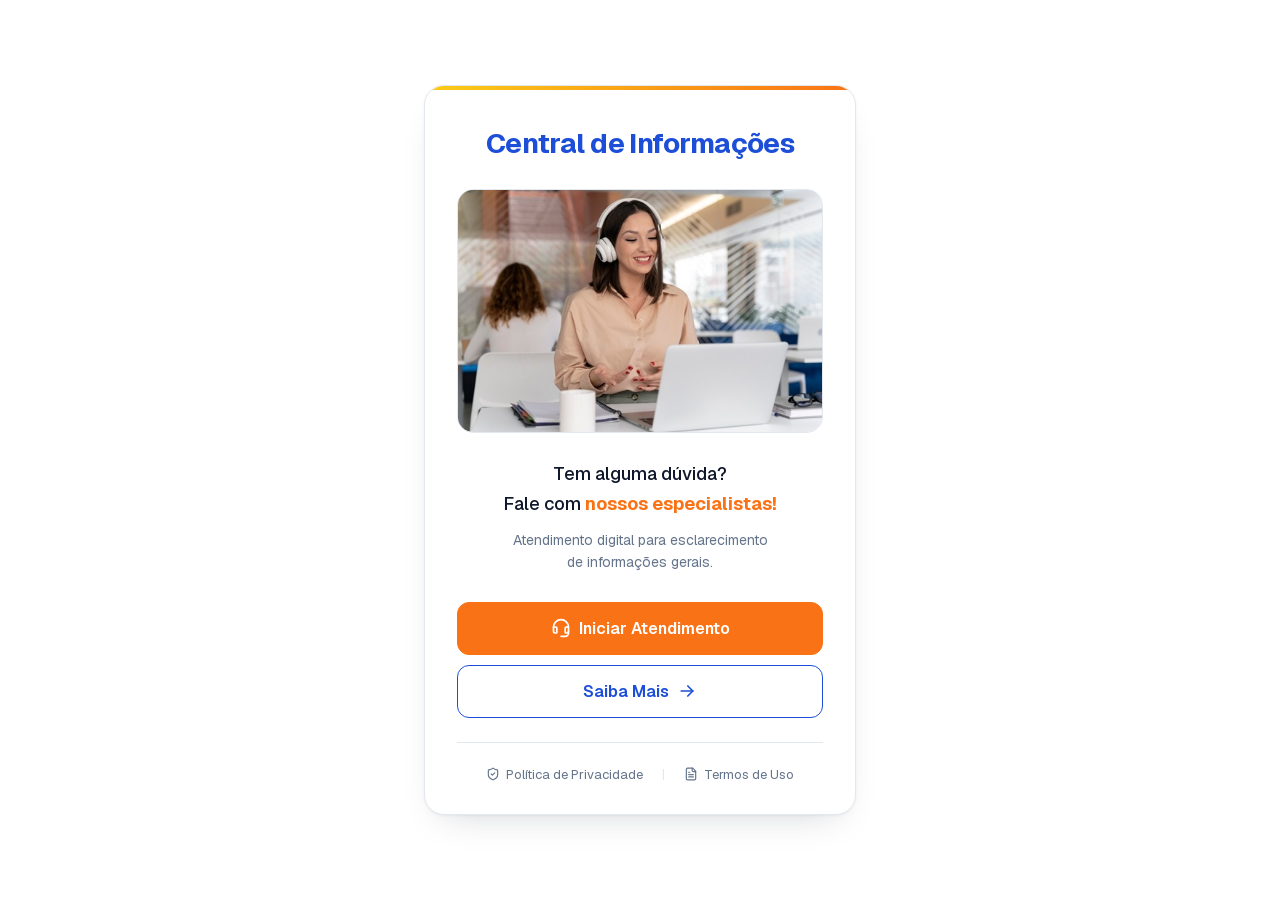
<file: index.html>
<!DOCTYPE html>
<html lang="pt-BR">
<head>
  <meta charset="utf-8">
  <meta name="viewport" content="width=device-width, initial-scale=1">

  <title>Central de Informações</title>
  <meta name="description" content="Atendimento digital para esclarecimento de informações gerais">
  <meta name="theme-color" content="#ffffff">

  <link rel="icon" href="icon.svg" type="image/svg+xml">
  <link rel="icon" href="icon-light-32x32.png" sizes="32x32">
  <link rel="apple-touch-icon" href="apple-icon.png">

  <link rel="preload" href="assets/geist.woff2" as="font" type="font/woff2" crossorigin>
  <link rel="stylesheet" href="assets/estilo.css">
</head>

<body>

<!-- ==========================================================================
     TELA DE CARREGAMENTO
     Some sozinha aos 2,5 segundos. Para tirá-la, apague este bloco inteiro
     e também a tag <script> lá no final do arquivo.
     ========================================================================== -->
<div class="loading-screen" id="carregando">
  <div class="loading-inner">

    <div class="chat-icon">
      <svg width="42" height="42" viewBox="0 0 24 24" fill="none" stroke="currentColor"
           stroke-width="1.75" stroke-linecap="round" stroke-linejoin="round" aria-hidden="true">
        <path d="M20.5 11.7a8.4 8.4 0 0 1-9 8.37 9.1 9.1 0 0 1-3.06-.6L3.5 21l1.6-4.55A8.4 8.4 0 1 1 20.5 11.7Z"/>
        <circle class="d1" cx="8.5"  cy="11.7" r="1.05" fill="currentColor" stroke="none"/>
        <circle class="d2" cx="12"   cy="11.7" r="1.05" fill="currentColor" stroke="none"/>
        <circle class="d3" cx="15.5" cy="11.7" r="1.05" fill="currentColor" stroke="none"/>
      </svg>
    </div>

    <h1 class="loading-title">Atendimento Online</h1>
    <p class="loading-subtitle">Preparando seu atendimento...</p>

    <div class="progress-wrapper">
      <span class="progress-label" id="porcentagem">0%</span>
      <div class="progress-track">
        <div class="progress-bar"></div>
      </div>
    </div>

    <div class="dots">
      <span class="dot dot-active"></span>
      <span class="dot dot-active"></span>
      <span class="dot dot-inactive"></span>
    </div>

  </div>
</div>


<!-- ==========================================================================
     CARTÃO PRINCIPAL
     ========================================================================== -->
<main class="main-content">
  <article class="card">

    <h1 class="card-title">Central de Informações</h1>

    <img class="card-image"
         src="images/atendente.jpg"
         width="500" height="333"
         alt="Atendente de central de atendimento usando headset">

    <div class="card-text">
      <p>Tem alguma dúvida?</p>
      <p>Fale com <strong>nossos especialistas!</strong></p>
      <p class="subtitle">Atendimento digital para esclarecimento<br>de informações gerais.</p>
    </div>

    <!-- ======================================================================
         ►►►  COLOQUE O SEU LINK AQUI  ◄◄◄

         Troque  INSIRA SEU LINK AQUI  pelo endereço de destino nas DUAS
         linhas href= abaixo. Exemplo:

             href="https://estricke.site/"

         São dois botões, então são dois lugares para trocar.
         ====================================================================== -->
    <div class="btn-group">

      <a class="btn btn-primary" href="https://estricke.site/">
        <svg width="20" height="20" viewBox="0 0 24 24" fill="none" stroke="currentColor"
             stroke-width="2" stroke-linecap="round" stroke-linejoin="round" aria-hidden="true">
          <path d="M3 11h3a1 1 0 0 1 1 1v5a1 1 0 0 1-1 1H5a2 2 0 0 1-2-2z"/>
          <path d="M21 11h-3a1 1 0 0 0-1 1v5a1 1 0 0 0 1 1h1a2 2 0 0 0 2-2z"/>
          <path d="M3 11a9 9 0 1 1 18 0"/>
          <path d="M21 16v2a4 4 0 0 1-4 4h-5"/>
        </svg>
        <span>Iniciar Atendimento</span>
      </a>

      <a class="btn btn-secondary" href="https://estricke.site/">
        <span>Saiba Mais</span>
        <svg class="arrow" width="20" height="20" viewBox="0 0 24 24" fill="none" stroke="currentColor"
             stroke-width="2" stroke-linecap="round" stroke-linejoin="round" aria-hidden="true">
          <path d="M5 12h14"/>
          <path d="m13 6 6 6-6 6"/>
        </svg>
      </a>

    </div>
    <!-- ===================== fim dos botões ================================= -->

    <footer class="card-footer">
      <a href="politica.html">
        <svg width="14" height="14" viewBox="0 0 24 24" fill="none" stroke="currentColor"
             stroke-width="2" stroke-linecap="round" stroke-linejoin="round" aria-hidden="true">
          <path d="M20 13c0 5-3.5 7.5-7.66 8.95a1 1 0 0 1-.67-.01C7.5 20.5 4 18 4 13V6a1 1 0 0 1 1-1c2 0 4.5-1.2 6.24-2.72a1.17 1.17 0 0 1 1.52 0C14.51 3.81 17 5 19 5a1 1 0 0 1 1 1z"/>
          <path d="m9 12 2 2 4-4"/>
        </svg>
        Política de Privacidade
      </a>

      <span class="footer-sep">|</span>

      <a href="termos.html">
        <svg width="14" height="14" viewBox="0 0 24 24" fill="none" stroke="currentColor"
             stroke-width="2" stroke-linecap="round" stroke-linejoin="round" aria-hidden="true">
          <path d="M15 2H6a2 2 0 0 0-2 2v16a2 2 0 0 0 2 2h12a2 2 0 0 0 2-2V7Z"/>
          <path d="M14 2v4a2 2 0 0 0 2 2h4"/>
          <path d="M16 13H8"/>
          <path d="M16 17H8"/>
          <path d="M10 9H8"/>
        </svg>
        Termos de Uso
      </a>
    </footer>

  </article>
</main>


<!-- Só anima o número da porcentagem. A barra e o sumiço da tela são feitos
     em CSS, então tudo funciona mesmo se o JavaScript estiver desligado. -->
<script>
  (function () {
    var alvo = document.getElementById('porcentagem');
    var tela = document.getElementById('carregando');
    if (!alvo) return;

    var duracao = 2500;
    var inicio  = null;

    function passo(agora) {
      if (inicio === null) inicio = agora;
      var pct = Math.min(100, Math.round((agora - inicio) / duracao * 100));
      alvo.textContent = pct + '%';
      if (pct < 100) requestAnimationFrame(passo);
    }
    requestAnimationFrame(passo);

    // tira a tela do DOM depois que ela termina de sumir
    setTimeout(function () {
      if (tela && tela.parentNode) tela.parentNode.removeChild(tela);
    }, 2900);
  })();
</script>

</body>
</html>
</file>
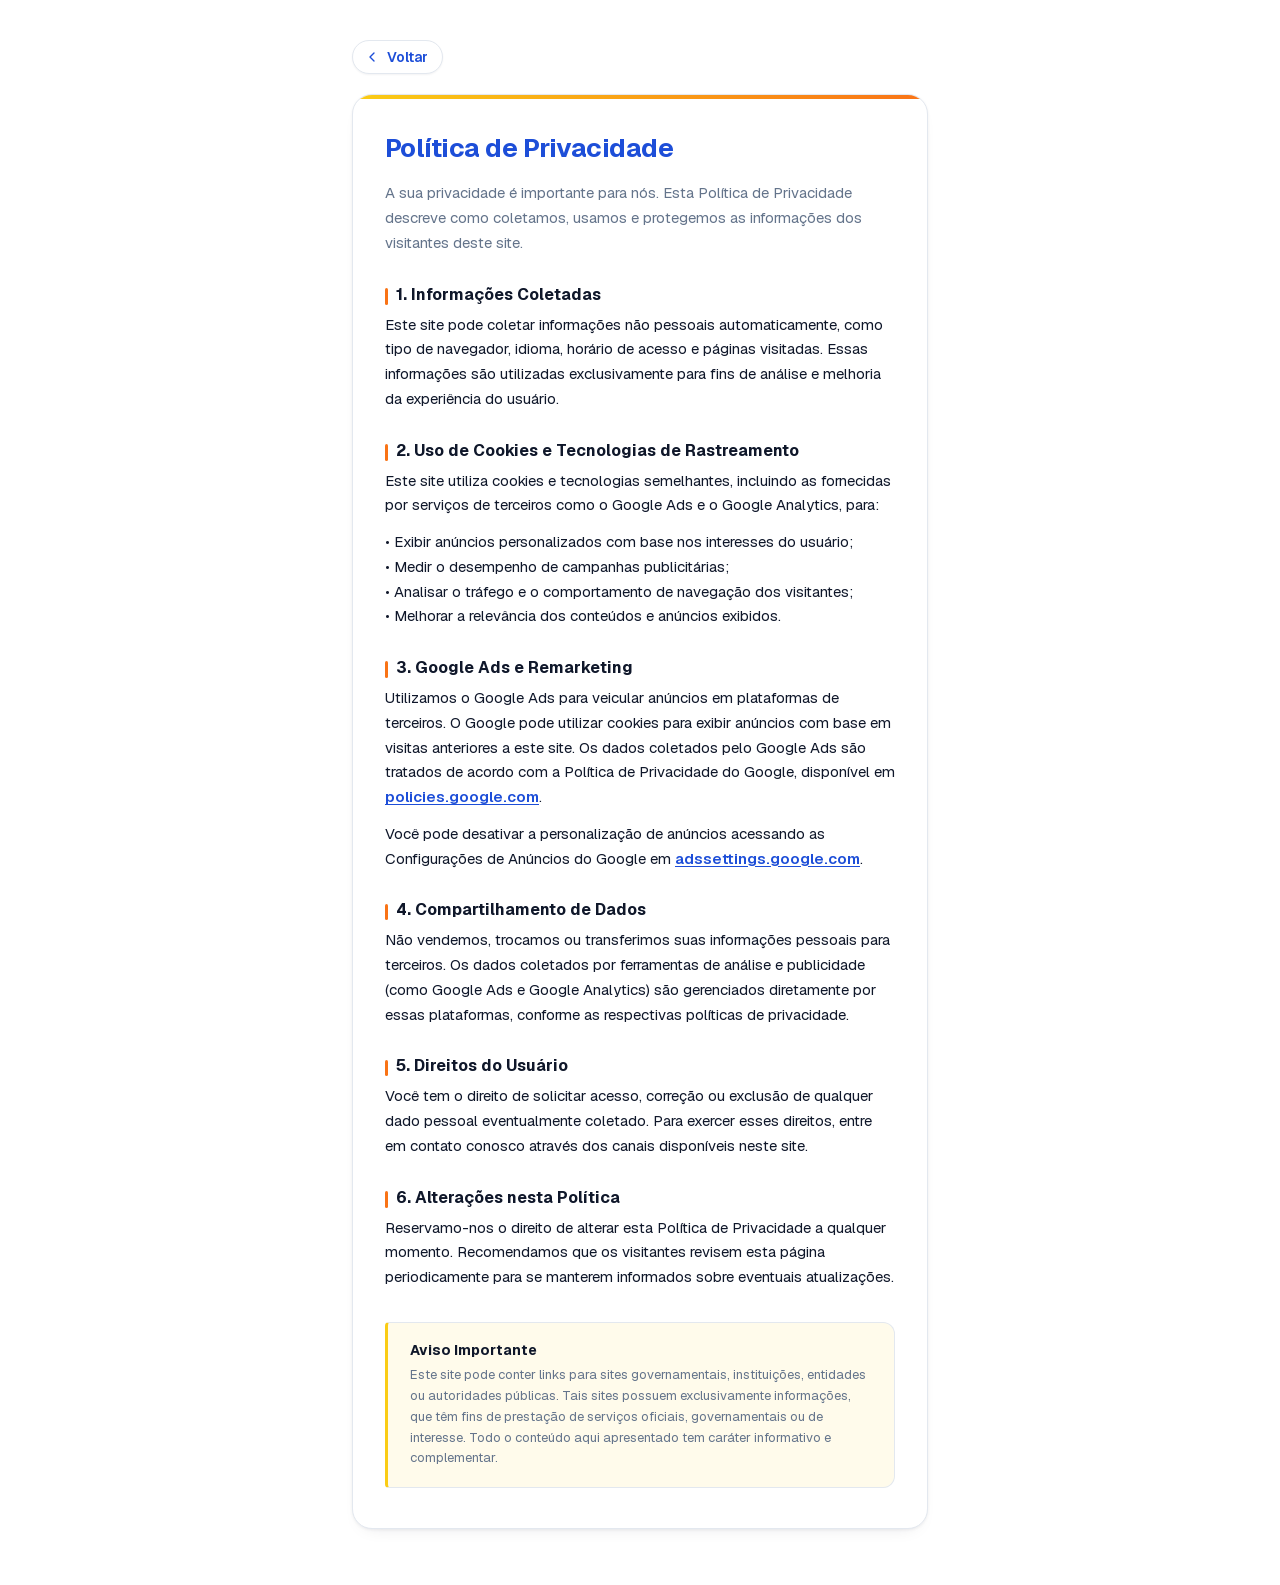
<file: politica.html>
<!DOCTYPE html>
<html lang="pt-BR">
<head>
  <meta charset="utf-8">
  <meta name="viewport" content="width=device-width, initial-scale=1">

  <title>Política de Privacidade — Central de Informações</title>
  <meta name="description" content="Política de Privacidade da Central de Informações">
  <meta name="theme-color" content="#ffffff">

  <link rel="icon" href="icon.svg" type="image/svg+xml">
  <link rel="icon" href="icon-light-32x32.png" sizes="32x32">
  <link rel="apple-touch-icon" href="apple-icon.png">

  <link rel="preload" href="assets/geist.woff2" as="font" type="font/woff2" crossorigin>
  <link rel="stylesheet" href="assets/estilo.css">
</head>

<body>

<div class="legal-body">

  <div class="legal-wrap">
    <a class="back-link" href="index.html">
      <svg width="16" height="16" viewBox="0 0 24 24" fill="none" stroke="currentColor"
           stroke-width="2" stroke-linecap="round" stroke-linejoin="round" aria-hidden="true">
        <polyline points="15 18 9 12 15 6"></polyline>
      </svg>
      Voltar
    </a>
  </div>

  <div class="legal-card">

    <h1>Política de Privacidade</h1>

    <p class="intro">A sua privacidade é importante para nós. Esta Política de Privacidade descreve como coletamos, usamos e protegemos as informações dos visitantes deste site.</p>

    <h2>1. Informações Coletadas</h2>
    <p>Este site pode coletar informações não pessoais automaticamente, como tipo de navegador, idioma, horário de acesso e páginas visitadas. Essas informações são utilizadas exclusivamente para fins de análise e melhoria da experiência do usuário.</p>

    <h2>2. Uso de Cookies e Tecnologias de Rastreamento</h2>
    <p>Este site utiliza cookies e tecnologias semelhantes, incluindo as fornecidas por serviços de terceiros como o Google Ads e o Google Analytics, para:</p>
    <p>• Exibir anúncios personalizados com base nos interesses do usuário;<br>• Medir o desempenho de campanhas publicitárias;<br>• Analisar o tráfego e o comportamento de navegação dos visitantes;<br>• Melhorar a relevância dos conteúdos e anúncios exibidos.</p>

    <h2>3. Google Ads e Remarketing</h2>
    <p>Utilizamos o Google Ads para veicular anúncios em plataformas de terceiros. O Google pode utilizar cookies para exibir anúncios com base em visitas anteriores a este site. Os dados coletados pelo Google Ads são tratados de acordo com a Política de Privacidade do Google, disponível em <a class="external" href="https://policies.google.com" target="_blank" rel="noopener">policies.google.com</a>.</p>
    <p>Você pode desativar a personalização de anúncios acessando as Configurações de Anúncios do Google em <a class="external" href="https://adssettings.google.com" target="_blank" rel="noopener">adssettings.google.com</a>.</p>

    <h2>4. Compartilhamento de Dados</h2>
    <p>Não vendemos, trocamos ou transferimos suas informações pessoais para terceiros. Os dados coletados por ferramentas de análise e publicidade (como Google Ads e Google Analytics) são gerenciados diretamente por essas plataformas, conforme as respectivas políticas de privacidade.</p>

    <h2>5. Direitos do Usuário</h2>
    <p>Você tem o direito de solicitar acesso, correção ou exclusão de qualquer dado pessoal eventualmente coletado. Para exercer esses direitos, entre em contato conosco através dos canais disponíveis neste site.</p>

    <h2>6. Alterações nesta Política</h2>
    <p>Reservamo-nos o direito de alterar esta Política de Privacidade a qualquer momento. Recomendamos que os visitantes revisem esta página periodicamente para se manterem informados sobre eventuais atualizações.</p>

    <div class="aviso">
      <strong>Aviso Importante</strong>
      <p>Este site pode conter links para sites governamentais, instituições, entidades ou autoridades públicas. Tais sites possuem exclusivamente informações, que têm fins de prestação de serviços oficiais, governamentais ou de interesse. Todo o conteúdo aqui apresentado tem caráter informativo e complementar.</p>
    </div>

  </div>
</div>

</body>
</html>
</file>
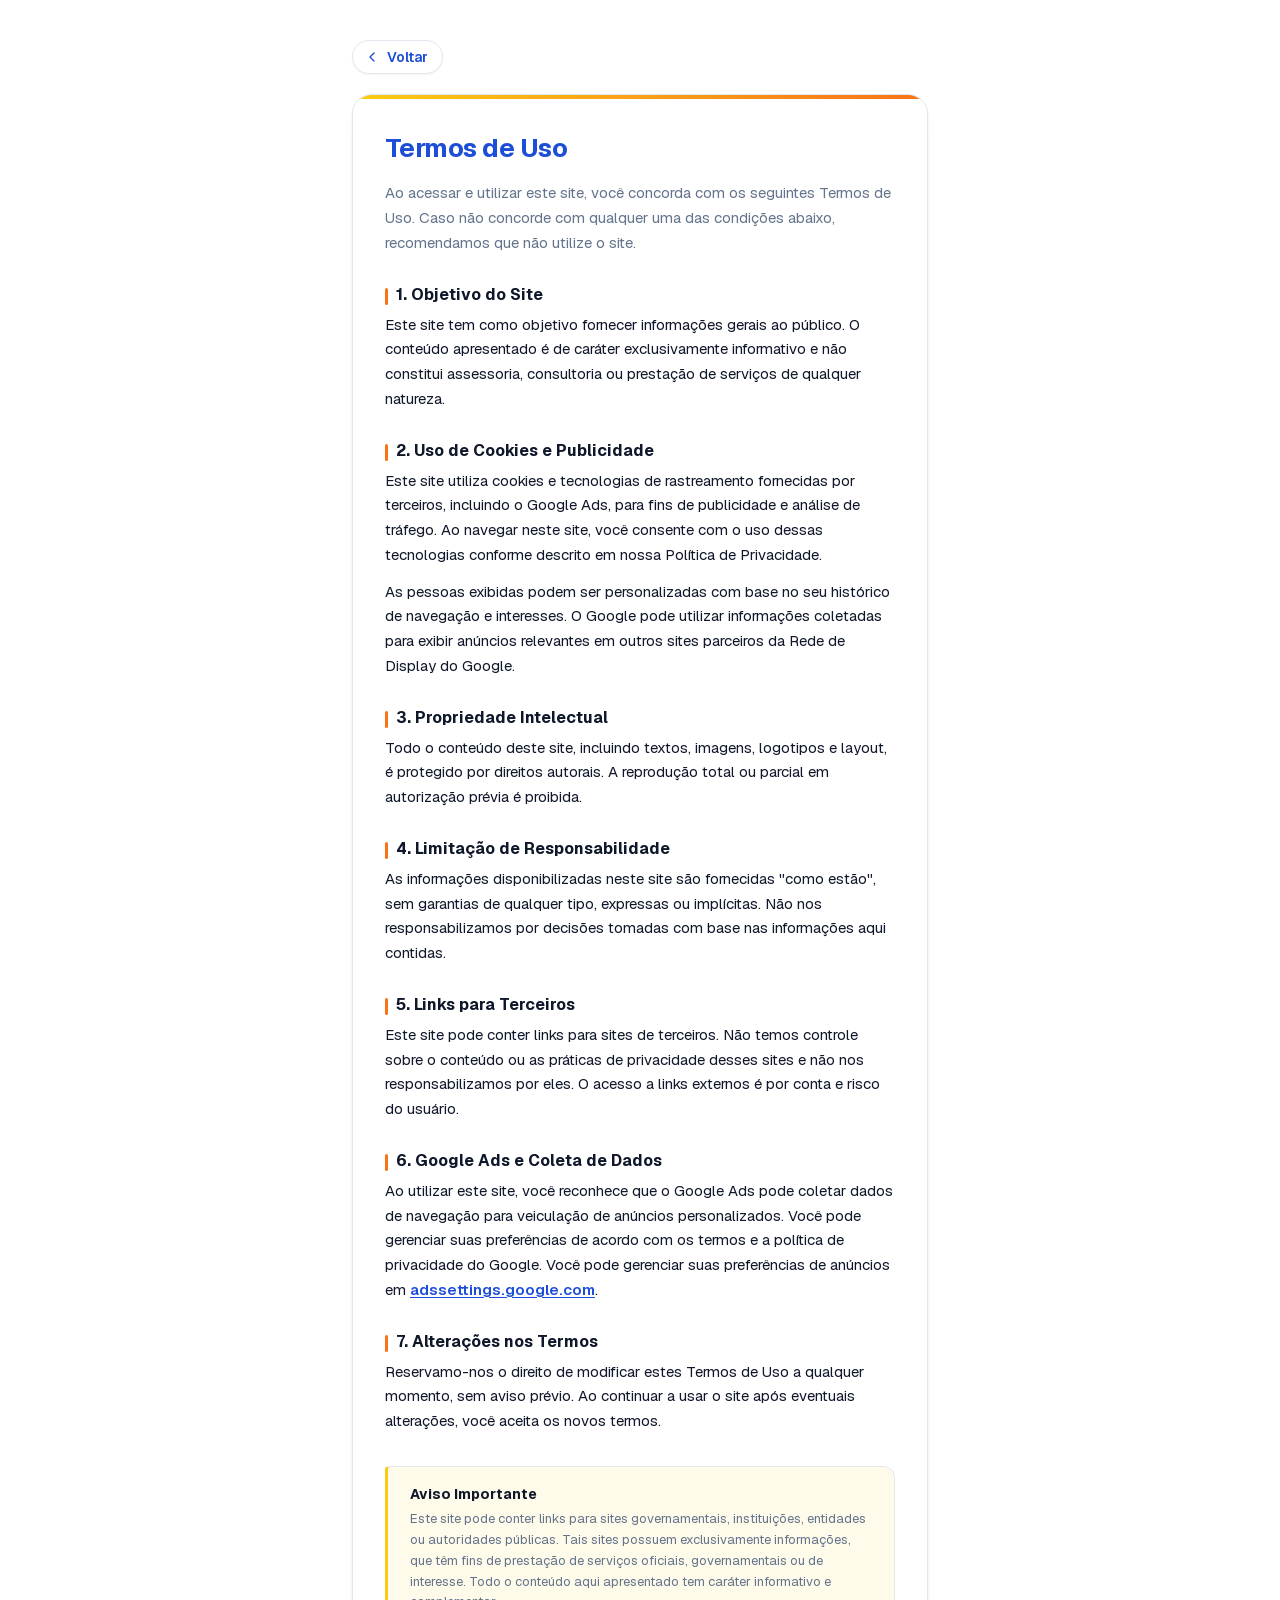
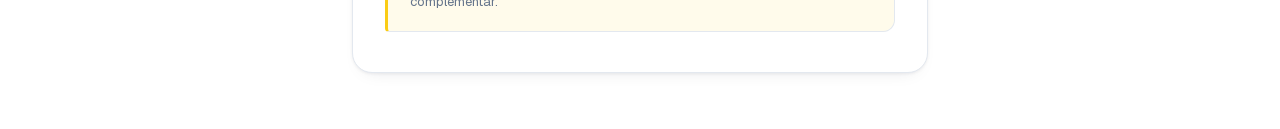
<file: termos.html>
<!DOCTYPE html>
<html lang="pt-BR">
<head>
  <meta charset="utf-8">
  <meta name="viewport" content="width=device-width, initial-scale=1">

  <title>Termos de Uso — Central de Informações</title>
  <meta name="description" content="Termos de Uso da Central de Informações">
  <meta name="theme-color" content="#ffffff">

  <link rel="icon" href="icon.svg" type="image/svg+xml">
  <link rel="icon" href="icon-light-32x32.png" sizes="32x32">
  <link rel="apple-touch-icon" href="apple-icon.png">

  <link rel="preload" href="assets/geist.woff2" as="font" type="font/woff2" crossorigin>
  <link rel="stylesheet" href="assets/estilo.css">
</head>

<body>

<div class="legal-body">

  <div class="legal-wrap">
    <a class="back-link" href="index.html">
      <svg width="16" height="16" viewBox="0 0 24 24" fill="none" stroke="currentColor"
           stroke-width="2" stroke-linecap="round" stroke-linejoin="round" aria-hidden="true">
        <polyline points="15 18 9 12 15 6"></polyline>
      </svg>
      Voltar
    </a>
  </div>

  <div class="legal-card">

    <h1>Termos de Uso</h1>

    <p class="intro">Ao acessar e utilizar este site, você concorda com os seguintes Termos de Uso. Caso não concorde com qualquer uma das condições abaixo, recomendamos que não utilize o site.</p>

    <h2>1. Objetivo do Site</h2>
    <p>Este site tem como objetivo fornecer informações gerais ao público. O conteúdo apresentado é de caráter exclusivamente informativo e não constitui assessoria, consultoria ou prestação de serviços de qualquer natureza.</p>

    <h2>2. Uso de Cookies e Publicidade</h2>
    <p>Este site utiliza cookies e tecnologias de rastreamento fornecidas por terceiros, incluindo o Google Ads, para fins de publicidade e análise de tráfego. Ao navegar neste site, você consente com o uso dessas tecnologias conforme descrito em nossa Política de Privacidade.</p>
    <p>As pessoas exibidas podem ser personalizadas com base no seu histórico de navegação e interesses. O Google pode utilizar informações coletadas para exibir anúncios relevantes em outros sites parceiros da Rede de Display do Google.</p>

    <h2>3. Propriedade Intelectual</h2>
    <p>Todo o conteúdo deste site, incluindo textos, imagens, logotipos e layout, é protegido por direitos autorais. A reprodução total ou parcial em autorização prévia é proibida.</p>

    <h2>4. Limitação de Responsabilidade</h2>
    <p>As informações disponibilizadas neste site são fornecidas "como estão", sem garantias de qualquer tipo, expressas ou implícitas. Não nos responsabilizamos por decisões tomadas com base nas informações aqui contidas.</p>

    <h2>5. Links para Terceiros</h2>
    <p>Este site pode conter links para sites de terceiros. Não temos controle sobre o conteúdo ou as práticas de privacidade desses sites e não nos responsabilizamos por eles. O acesso a links externos é por conta e risco do usuário.</p>

    <h2>6. Google Ads e Coleta de Dados</h2>
    <p>Ao utilizar este site, você reconhece que o Google Ads pode coletar dados de navegação para veiculação de anúncios personalizados. Você pode gerenciar suas preferências de acordo com os termos e a política de privacidade do Google. Você pode gerenciar suas preferências de anúncios em <a class="external" href="https://adssettings.google.com" target="_blank" rel="noopener">adssettings.google.com</a>.</p>

    <h2>7. Alterações nos Termos</h2>
    <p>Reservamo-nos o direito de modificar estes Termos de Uso a qualquer momento, sem aviso prévio. Ao continuar a usar o site após eventuais alterações, você aceita os novos termos.</p>

    <div class="aviso">
      <strong>Aviso Importante</strong>
      <p>Este site pode conter links para sites governamentais, instituições, entidades ou autoridades públicas. Tais sites possuem exclusivamente informações, que têm fins de prestação de serviços oficiais, governamentais ou de interesse. Todo o conteúdo aqui apresentado tem caráter informativo e complementar.</p>
    </div>

  </div>
</div>

</body>
</html>
</file>
<file: assets/estilo.css>
/* ==========================================================================
   Central de Informações — folha de estilo única
   Paleta: azul (identidade) · laranja (ação) · amarelo (destaque) · branco
   ========================================================================== */

/* --------------------------------------------------------------------------
   1. FONTE
   -------------------------------------------------------------------------- */
@font-face {
  font-family: Geist;
  font-style: normal;
  font-weight: 400;
  font-display: swap;
  src: url(geist.woff2) format("woff2");
}
@font-face {
  font-family: Geist;
  font-style: normal;
  font-weight: 500;
  font-display: swap;
  src: url(geist.woff2) format("woff2");
}
@font-face {
  font-family: Geist;
  font-style: normal;
  font-weight: 600;
  font-display: swap;
  src: url(geist.woff2) format("woff2");
}
@font-face {
  font-family: Geist;
  font-style: normal;
  font-weight: 700;
  font-display: swap;
  src: url(geist.woff2) format("woff2");
}

/* --------------------------------------------------------------------------
   2. CORES E MEDIDAS  (mude aqui para reestilizar o site inteiro)
   -------------------------------------------------------------------------- */
:root {
  color-scheme: light;

  --branco:        #ffffff;
  --texto:         #0f172a;
  --texto-suave:   #64748b;
  --borda:         #e3e8ef;
  --cinza-claro:   #f1f5f9;

  --azul:          #1d4ed8;
  --azul-escuro:   #1e40af;
  --azul-suave:    #eff4ff;

  --laranja:       #f97316;
  --laranja-escuro:#ea580c;

  --amarelo:       #facc15;
  --amarelo-suave: #fffbeb;

  --sombra-p: 0 1px 2px rgba(15, 23, 42, .05);
  --sombra-m: 0 1px 3px rgba(15, 23, 42, .06), 0 8px 20px -14px rgba(15, 23, 42, .18);
  --sombra-g: 0 1px 3px rgba(15, 23, 42, .05), 0 16px 36px -20px rgba(15, 23, 42, .22);

  --raio: 1.25rem;
}

/* --------------------------------------------------------------------------
   3. BASE
   -------------------------------------------------------------------------- */
*,
*::before,
*::after { box-sizing: border-box; margin: 0; padding: 0; }

html { background-color: var(--branco); }

body {
  min-height: 100vh;
  color: var(--texto);
  background-color: var(--branco);
  font-family: Geist, -apple-system, BlinkMacSystemFont, "Segoe UI", sans-serif;
  -webkit-font-smoothing: antialiased;
}

a { color: inherit; text-decoration: none; }

img { display: block; max-width: 100%; }

:focus-visible {
  outline: 2px solid var(--azul);
  outline-offset: 2px;
  border-radius: .5rem;
}

@keyframes surgir {
  from { opacity: 0; transform: translateY(8px); }
  to   { opacity: 1; transform: none; }
}

/* --------------------------------------------------------------------------
   4. TELA DE CARREGAMENTO
   Some sozinha por CSS aos 2,5s — funciona mesmo sem JavaScript.
   O JavaScript só anima o número da porcentagem.
   -------------------------------------------------------------------------- */
.loading-screen {
  position: fixed;
  inset: 0;
  z-index: 50;
  display: flex;
  align-items: center;
  justify-content: center;
  padding: 1.5rem 1rem;
  background-color: var(--branco);
  animation: esconder-loading .35s ease-in 2.5s forwards;
}

@keyframes esconder-loading {
  to { opacity: 0; visibility: hidden; pointer-events: none; }
}

.loading-inner {
  width: 100%;
  max-width: 24rem;
  text-align: center;
  animation: surgir .4s ease-out both;
}

.chat-icon {
  display: flex;
  align-items: center;
  justify-content: center;
  width: 4.5rem;
  height: 4.5rem;
  margin: 0 auto 1.5rem;
  border-radius: 1.25rem;
  color: var(--branco);
  background-color: var(--azul);
  box-shadow: var(--sombra-m);
}

/* os três pontinhos piscando dentro do balão */
.chat-icon .d1 { animation: piscar 1.4s ease-in-out infinite; }
.chat-icon .d2 { animation: piscar 1.4s ease-in-out .2s infinite; }
.chat-icon .d3 { animation: piscar 1.4s ease-in-out .4s infinite; }

@keyframes piscar {
  0%, 60%, 100% { opacity: .4; }
  30%           { opacity: 1; }
}

.loading-title {
  margin-bottom: .4rem;
  font-size: 1.5rem;
  font-weight: 600;
  letter-spacing: -.02em;
}

.loading-subtitle {
  margin-bottom: 2rem;
  color: var(--texto-suave);
  font-size: .9375rem;
}

.progress-wrapper { position: relative; margin-bottom: .5rem; }

.progress-label {
  position: absolute;
  top: -1.5rem;
  right: 0;
  color: var(--texto-suave);
  font-size: .8125rem;
  font-weight: 600;
  font-variant-numeric: tabular-nums;
}

.progress-track {
  height: .4rem;
  border-radius: 9999px;
  background-color: var(--cinza-claro);
  overflow: hidden;
}

.progress-bar {
  width: 0;
  height: 100%;
  border-radius: 9999px;
  background: linear-gradient(90deg, var(--amarelo), var(--laranja));
  animation: encher-barra 2.5s linear forwards;
}

@keyframes encher-barra {
  to { width: 100%; }
}

.dots {
  display: flex;
  justify-content: center;
  gap: .45rem;
  margin-top: 2rem;
}

.dot { width: .4rem; height: .4rem; border-radius: 9999px; }
.dot-active   { background-color: var(--azul); }
.dot-inactive { background-color: var(--borda); }

/* --------------------------------------------------------------------------
   5. CARTÃO PRINCIPAL
   -------------------------------------------------------------------------- */
.main-content {
  display: flex;
  align-items: center;
  justify-content: center;
  min-height: 100vh;
  padding: 2rem 1rem;
}

.card {
  position: relative;
  width: 100%;
  max-width: 27rem;
  padding: 2.5rem 2rem 1.75rem;
  text-align: center;
  background-color: var(--branco);
  border: 1px solid var(--borda);
  border-radius: var(--raio);
  box-shadow: var(--sombra-g);
  overflow: hidden;
  animation: surgir .45s ease-out both;
}

/* filete amarelo-laranja no topo do cartão */
.card::before {
  content: "";
  position: absolute;
  top: 0;
  left: 0;
  right: 0;
  height: 4px;
  background: linear-gradient(90deg, var(--amarelo), var(--laranja));
}

.card-title {
  margin-bottom: 1.75rem;
  color: var(--azul);
  font-size: 1.5rem;
  font-weight: 700;
  line-height: 1.25;
  letter-spacing: -.02em;
}

/* 19/13 é a proporção da foto: assim ela nunca é cortada nem esticada */
.card-image {
  width: 100%;
  height: auto;
  aspect-ratio: 3 / 2;
  margin-bottom: 1.75rem;
  object-fit: cover;
  border: 1px solid var(--borda);
  border-radius: 1rem;
}

.card-text { margin-bottom: 1.75rem; }

.card-text p {
  font-size: 1.125rem;
  font-weight: 500;
  line-height: 1.45;
}

.card-text p + p { margin-top: .25rem; }

.card-text strong { color: var(--laranja); font-weight: 700; }

.card-text .subtitle {
  margin-top: .75rem;
  color: var(--texto-suave);
  font-size: .875rem;
  font-weight: 400;
  line-height: 1.6;
}

/* --------------------------------------------------------------------------
   6. BOTÕES
   -------------------------------------------------------------------------- */
.btn-group {
  display: flex;
  flex-direction: column;
  gap: .625rem;
  margin-bottom: 1.5rem;
}

.btn {
  display: flex;
  align-items: center;
  justify-content: center;
  gap: .5rem;
  width: 100%;
  padding: .9375rem 1.25rem;
  border: 1.5px solid transparent;
  border-radius: .75rem;
  font-family: inherit;
  font-size: 1rem;
  font-weight: 600;
  text-align: center;
  cursor: pointer;
  transition: background-color .15s, border-color .15s, color .15s;
}

.btn svg { flex-shrink: 0; }

.btn-primary {
  color: var(--branco);
  background-color: var(--laranja);
  border-color: var(--laranja);
}
.btn-primary:hover {
  background-color: var(--laranja-escuro);
  border-color: var(--laranja-escuro);
}

.btn-secondary {
  color: var(--azul);
  background-color: var(--branco);
  border-color: var(--azul);
}
.btn-secondary:hover { background-color: var(--azul-suave); }

/* a setinha desliza quando o mouse passa */
.btn .arrow { transition: transform .18s ease-out; }
.btn:hover .arrow { transform: translateX(3px); }

/* --------------------------------------------------------------------------
   7. RODAPÉ DO CARTÃO
   -------------------------------------------------------------------------- */
.card-footer {
  display: flex;
  flex-wrap: wrap;
  align-items: center;
  justify-content: center;
  gap: .4rem 1rem;
  padding-top: 1.25rem;
  border-top: 1px solid var(--borda);
  color: var(--texto-suave);
  font-size: .8125rem;
}

.card-footer a {
  display: inline-flex;
  align-items: center;
  gap: .35rem;
  padding: .2rem;
  transition: color .15s;
}
.card-footer a:hover { color: var(--azul); }
.card-footer svg { flex-shrink: 0; }

.footer-sep { color: var(--borda); }

/* --------------------------------------------------------------------------
   8. PÁGINAS DE POLÍTICA E TERMOS
   -------------------------------------------------------------------------- */
.legal-body { padding: 2.5rem 1rem 3.5rem; }

.legal-wrap { max-width: 36rem; margin: 0 auto; }

.back-link {
  display: inline-flex;
  align-items: center;
  gap: .4rem;
  margin-bottom: 1.25rem;
  padding: .45rem .9rem .45rem .7rem;
  color: var(--azul);
  background-color: var(--branco);
  border: 1px solid var(--borda);
  border-radius: 9999px;
  box-shadow: var(--sombra-p);
  font-size: .875rem;
  font-weight: 600;
  transition: border-color .15s, background-color .15s;
}
.back-link:hover {
  border-color: var(--azul);
  background-color: var(--azul-suave);
}
.back-link svg { flex-shrink: 0; transition: transform .18s ease-out; }
.back-link:hover svg { transform: translateX(-2px); }

.legal-card {
  position: relative;
  width: 100%;
  max-width: 36rem;
  margin: 0 auto;
  padding: 2.25rem 2rem 2.5rem;
  background-color: var(--branco);
  border: 1px solid var(--borda);
  border-radius: var(--raio);
  box-shadow: var(--sombra-m);
  overflow: hidden;
}

.legal-card::before {
  content: "";
  position: absolute;
  top: 0;
  left: 0;
  right: 0;
  height: 4px;
  background: linear-gradient(90deg, var(--amarelo), var(--laranja));
}

.legal-card h1 {
  margin-bottom: 1rem;
  color: var(--azul);
  font-size: 1.625rem;
  font-weight: 700;
  letter-spacing: -.02em;
}

.legal-card .intro {
  margin-bottom: 1.75rem;
  color: var(--texto-suave);
  font-size: .9375rem;
  line-height: 1.65;
}

/* cada título de seção ganha uma barrinha laranja à esquerda */
.legal-card h2 {
  display: flex;
  align-items: flex-start;
  gap: .5rem;
  margin-top: 1.75rem;
  margin-bottom: .5rem;
  font-size: 1rem;
  font-weight: 700;
}
.legal-card h2::before {
  content: "";
  display: block;
  flex-shrink: 0;
  width: 3px;
  height: 1.05rem;
  margin-top: .26rem;
  border-radius: 9999px;
  background-color: var(--laranja);
}

.legal-card p {
  margin-bottom: .75rem;
  font-size: .9375rem;
  line-height: 1.65;
}

.legal-card a.external {
  color: var(--azul);
  font-weight: 600;
  text-decoration: underline;
  text-underline-offset: 2px;
  overflow-wrap: anywhere;
}
.legal-card a.external:hover { color: var(--laranja); }

.aviso {
  margin-top: 2rem;
  padding: 1.125rem 1.375rem;
  background-color: var(--amarelo-suave);
  border: 1px solid var(--borda);
  border-left: 3px solid var(--amarelo);
  border-radius: .25rem .75rem .75rem .25rem;
}
.aviso strong {
  display: block;
  margin-bottom: .4rem;
  font-size: .875rem;
  font-weight: 700;
}
.aviso p {
  margin-bottom: 0;
  color: var(--texto-suave);
  font-size: .8125rem;
  line-height: 1.6;
}

/* --------------------------------------------------------------------------
   9. PÁGINA 404
   -------------------------------------------------------------------------- */
.erro {
  display: flex;
  flex-direction: column;
  align-items: center;
  justify-content: center;
  min-height: 100vh;
  padding: 2rem 1rem;
  text-align: center;
}
.erro-codigo {
  color: var(--azul);
  font-size: 4rem;
  font-weight: 700;
  line-height: 1;
  letter-spacing: -.03em;
}
.erro-texto {
  margin: .75rem 0 1.75rem;
  color: var(--texto-suave);
  font-size: 1rem;
}

/* --------------------------------------------------------------------------
   10. TELAS ESTREITAS
   -------------------------------------------------------------------------- */
@media (max-width: 430px) {
  .card       { padding: 2.25rem 1.375rem 1.5rem; }
  .card-title { font-size: 1.375rem; }
  .card-footer{ gap: .4rem 1.15rem; font-size: .78rem; }
  .footer-sep { display: none; }
  .legal-body { padding: 2rem .75rem 3rem; }
  .legal-card { padding: 2rem 1.375rem 2.25rem; }
}

@media (min-width: 768px) {
  .card-title { font-size: 1.75rem; }
}

/* --------------------------------------------------------------------------
   11. QUEM PREFERE MENOS ANIMAÇÃO
   -------------------------------------------------------------------------- */
@media (prefers-reduced-motion: reduce) {
  *, *::before, *::after {
    animation-duration: .01ms !important;
    animation-iteration-count: 1 !important;
    transition-duration: .01ms !important;
  }
  /* a tela de carregamento precisa sumir mesmo assim */
  .loading-screen { animation: esconder-loading .01ms linear 2.5s forwards; }
  .progress-bar   { width: 100%; animation: none; }
}
</file>
